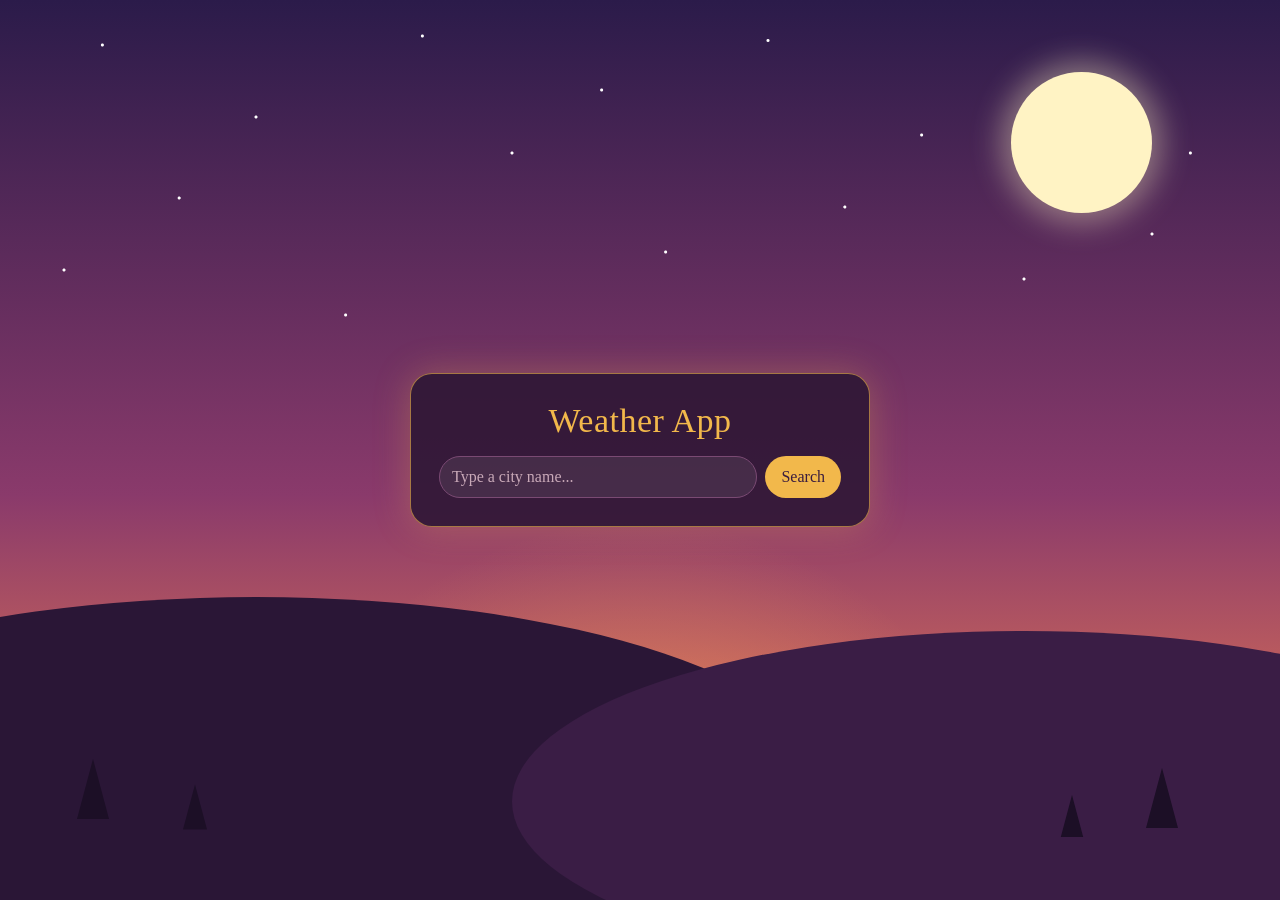
<file: index.html>
<!DOCTYPE html>
<html lang="en">
<head>
  <meta charset="UTF-8">
  <meta name="viewport" content="width=device-width, initial-scale=1.0">
  <title>Weather App</title>
  <link rel="stylesheet" href="style.css">
</head>
<body>
  <div class="scene" aria-hidden="true">
    <div class="stars"></div>
    <div class="moon"></div>
    <div class="glow"></div>
    <div class="hill h1"></div>
    <div class="hill h2"></div>
    <div class="tree t1"></div>
    <div class="tree t2"></div>
    <div class="tree t3"></div>
    <div class="tree t4"></div>
  </div>

  <main class="app">
    <div class="card">
      <h1 class="title">Weather App</h1>
      <form class="search" id="search-form">
        <input type="text" id="city-input" placeholder="Type a city name..." aria-label="City name" autocomplete="off">
        <button type="submit">Search</button>
      </form>

      <p class="message" id="message" role="status" hidden></p>

      <div class="result" id="result" hidden>
        <div class="city" id="city"></div>
        <div class="time" id="time"></div>
        <div class="now">
          <img class="icon" id="icon" alt="" width="64" height="64">
          <div class="temp" id="temp"></div>
        </div>
        <div class="desc" id="desc"></div>
        <div class="details">
          <div><span>Feels like</span><b id="feels"></b></div>
          <div><span>Humidity</span><b id="humidity"></b></div>
          <div><span>Wind</span><b id="wind"></b></div>
        </div>
      </div>
    </div>
  </main>

  <script src="script.js"></script>
</body>
</html>
</file>
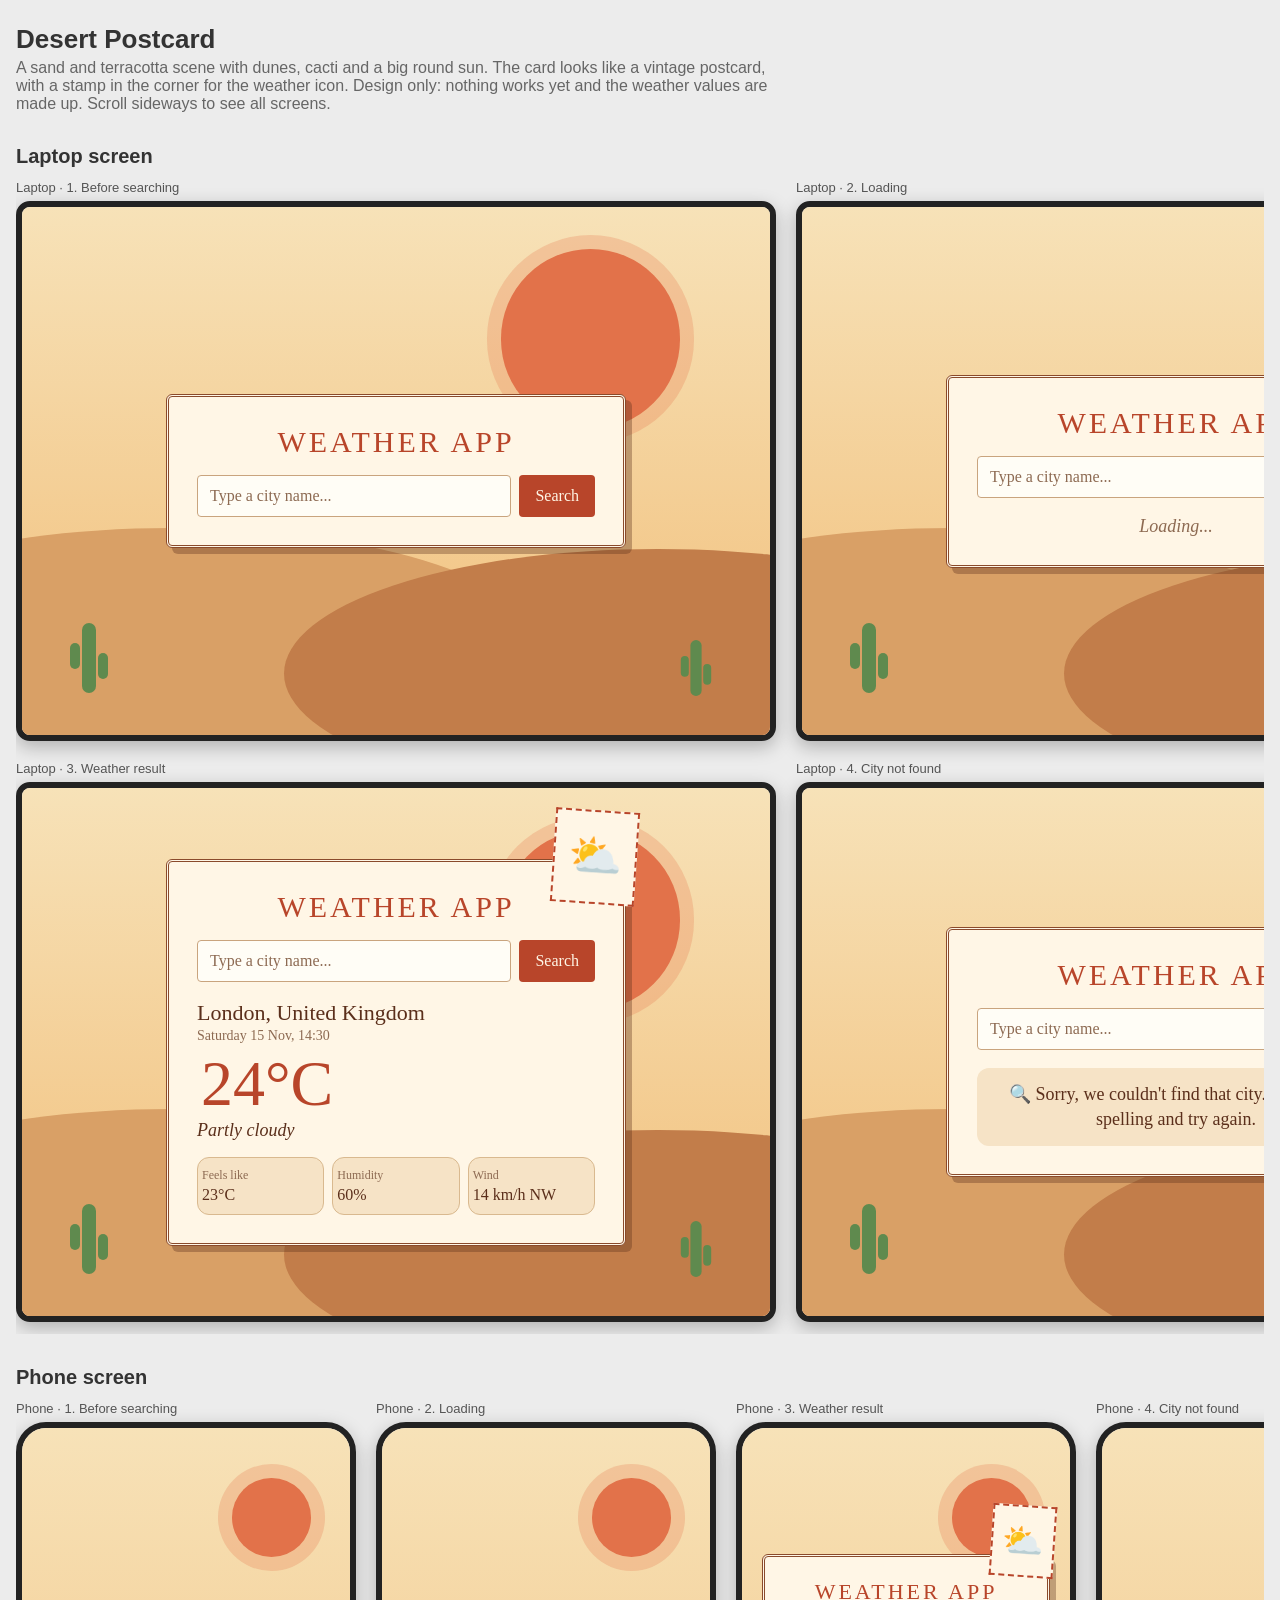
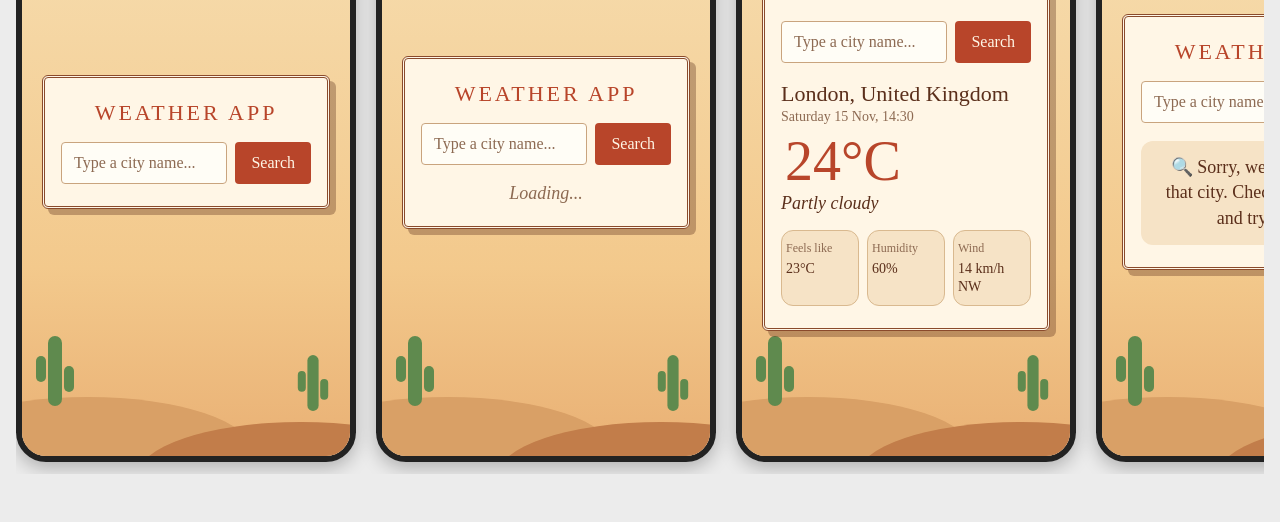
<file: mockups/desert-postcard.html>
<!DOCTYPE html>
<html lang="en">
<head>
<meta charset="UTF-8">
<meta name="viewport" content="width=device-width, initial-scale=1.0">
<title>Mockup: Desert Postcard</title>
<style>
*{box-sizing:border-box}
body{margin:0;background:#ececec;font-family:Arial,Helvetica,sans-serif;color:#333}
.board{padding:24px 16px 48px}
.board h1{margin:0 0 4px;font-size:26px}
.board p.note{margin:0 0 24px;color:#666;max-width:760px}
.board h2.sec{margin:32px 0 12px;font-size:20px}
.wrap{overflow-x:auto;padding-bottom:12px}
.grid{display:flex;flex-wrap:wrap;gap:20px}
.laptopgrid{width:1560px}
.phonegrid{width:1440px;flex-wrap:nowrap}
.frame figcaption{font-size:13px;color:#555;margin-bottom:6px}
.frame{margin:0}
.screen{position:relative;overflow:hidden;border:6px solid #222;box-shadow:0 6px 18px rgba(0,0,0,.25)}
.screen.laptop{width:760px;height:540px;border-radius:14px}
.screen.phone{width:340px;height:640px;border-radius:30px}
.scene{position:absolute;inset:0}
.scene *{position:absolute}
.app{position:absolute;inset:0;display:flex;align-items:center;justify-content:center;padding:20px}
.card{position:relative;background:var(--card-bg);color:var(--fg);border:var(--border);border-radius:var(--radius);box-shadow:var(--shadow);text-align:center;font-family:var(--font)}
.laptop .card{width:460px;padding:28px}
.phone .card{width:100%;padding:22px 16px}
.title{margin:0 0 16px;font-weight:normal;color:var(--accent);letter-spacing:.5px}
.laptop .title{font-size:34px}.phone .title{font-size:28px}
.search{display:flex;gap:8px}
.search input{flex:1;min-width:0;padding:11px 12px;font:inherit;font-size:16px;border:1px solid var(--line);border-radius:var(--ibtn-radius);background:var(--input-bg);color:var(--fg)}
.search input::placeholder{color:var(--muted)}
.search button{padding:11px 16px;font:inherit;font-size:16px;border:0;border-radius:var(--ibtn-radius);background:var(--accent);color:var(--btn-fg);cursor:pointer}
.status{margin:18px 0 0;font-size:18px}
.loading{color:var(--muted);font-style:italic}
.notfound{background:var(--soft);border-radius:12px;padding:14px;line-height:1.4}
.result{margin-top:18px}
.city{font-size:22px}
.time{font-size:14px;color:var(--muted);margin-top:2px}
.now{display:flex;align-items:center;justify-content:center;gap:10px;margin-top:8px}
.icon{font-size:56px;line-height:1}
.temp{font-size:64px;line-height:1;color:var(--accent)}
.phone .temp{font-size:56px}
.desc{font-size:18px;margin-top:4px;font-style:italic}
.details{display:grid;grid-template-columns:repeat(3,1fr);gap:8px;margin-top:16px}
.details div{background:var(--soft);border-radius:12px;padding:10px 4px}
.details span{display:block;font-size:12px;color:var(--muted);margin-bottom:3px}
.details b{font-weight:normal;font-size:16px}
.phone .details b{font-size:14px}

.screen{--card-bg:#fff6e6;--fg:#5b2f1b;--accent:#b8452a;--muted:#8d6a52;--btn-fg:#fff6e6;--border:3px double #8a4a2b;--radius:6px;--shadow:6px 6px 0 rgba(91,47,27,.35);--font:Georgia,'Times New Roman',serif;--line:#c9a47e;--input-bg:#fffdf6;--soft:#f6e3c6;--ibtn-radius:4px}
.scene{background:linear-gradient(#f7e2b8 0%,#f3c98c 70%,#e9b074 100%)}
.sun{right:12%;top:8%;width:24%;aspect-ratio:1;border-radius:50%;background:#e2724a;box-shadow:0 0 0 14px rgba(226,114,74,.25)}
.dune{border-radius:50%}
.d1{width:100%;aspect-ratio:3/1;left:-30%;bottom:-8%;background:#d9a066}
.d2{width:100%;aspect-ratio:3/1;right:-35%;bottom:-12%;background:#c27d4a}
.cactus{width:14px;height:70px;background:#5f8a4e;border-radius:8px}
.cactus::before,.cactus::after{content:"";position:absolute;width:10px;height:26px;background:#5f8a4e;border-radius:6px;top:20px}
.cactus::before{left:-12px}.cactus::after{right:-12px;top:30px}
.k1{left:8%;bottom:8%}.k2{right:9%;bottom:6%;transform:scale(.8)}
.card .icon{position:absolute;top:-52px;right:-14px;width:84px;height:94px;display:flex;align-items:center;justify-content:center;font-size:44px;background:#fff6e6;border:2px dashed #b8452a;transform:rotate(4deg)}
.now{justify-content:flex-start;padding-left:4px}
.phone .card .icon{width:64px;height:72px;font-size:34px;top:-52px;right:-8px}
.title{text-transform:uppercase;letter-spacing:3px;font-size:26px}
.laptop .title{font-size:30px}.phone .title{font-size:22px}
.result,.now,.desc,.city,.time{text-align:left}
.details div{border:1px solid #d9b98f}
</style>
</head>
<body>
<div class="board">
<h1>Desert Postcard</h1>
<p class="note">A sand and terracotta scene with dunes, cacti and a big round sun. The card looks like a vintage postcard, with a stamp in the corner for the weather icon. Design only: nothing works yet and the weather values are made up. Scroll sideways to see all screens.</p>
<h2 class="sec">Laptop screen</h2>
<div class="wrap"><div class="grid laptopgrid"><figure class="frame"><figcaption>Laptop · 1. Before searching</figcaption><div class="screen laptop"><div class="scene"><i class="sun"></i><i class="dune d1"></i><i class="dune d2"></i><i class="cactus k1"></i><i class="cactus k2"></i></div><div class="app"><div class="card"><h2 class="title">Weather App</h2><div class="search"><input type="text" placeholder="Type a city name..." readonly><button type="button">Search</button></div></div></div></div></figure><figure class="frame"><figcaption>Laptop · 2. Loading</figcaption><div class="screen laptop"><div class="scene"><i class="sun"></i><i class="dune d1"></i><i class="dune d2"></i><i class="cactus k1"></i><i class="cactus k2"></i></div><div class="app"><div class="card"><h2 class="title">Weather App</h2><div class="search"><input type="text" placeholder="Type a city name..." readonly><button type="button">Search</button></div><p class="status loading">Loading...</p></div></div></div></figure><figure class="frame"><figcaption>Laptop · 3. Weather result</figcaption><div class="screen laptop"><div class="scene"><i class="sun"></i><i class="dune d1"></i><i class="dune d2"></i><i class="cactus k1"></i><i class="cactus k2"></i></div><div class="app"><div class="card"><h2 class="title">Weather App</h2><div class="search"><input type="text" placeholder="Type a city name..." readonly><button type="button">Search</button></div><div class="result"><div class="city">London, United Kingdom</div><div class="time">Saturday 15 Nov, 14:30</div><div class="now"><div class="icon">⛅</div><div class="temp">24°C</div></div><div class="desc">Partly cloudy</div><div class="details"><div><span>Feels like</span><b>23°C</b></div><div><span>Humidity</span><b>60%</b></div><div><span>Wind</span><b>14 km/h NW</b></div></div></div></div></div></div></figure><figure class="frame"><figcaption>Laptop · 4. City not found</figcaption><div class="screen laptop"><div class="scene"><i class="sun"></i><i class="dune d1"></i><i class="dune d2"></i><i class="cactus k1"></i><i class="cactus k2"></i></div><div class="app"><div class="card"><h2 class="title">Weather App</h2><div class="search"><input type="text" placeholder="Type a city name..." readonly><button type="button">Search</button></div><p class="status notfound">🔍 Sorry, we couldn't find that city. Check the spelling and try again.</p></div></div></div></figure></div></div>
<h2 class="sec">Phone screen</h2>
<div class="wrap"><div class="grid phonegrid"><figure class="frame"><figcaption>Phone · 1. Before searching</figcaption><div class="screen phone"><div class="scene"><i class="sun"></i><i class="dune d1"></i><i class="dune d2"></i><i class="cactus k1"></i><i class="cactus k2"></i></div><div class="app"><div class="card"><h2 class="title">Weather App</h2><div class="search"><input type="text" placeholder="Type a city name..." readonly><button type="button">Search</button></div></div></div></div></figure><figure class="frame"><figcaption>Phone · 2. Loading</figcaption><div class="screen phone"><div class="scene"><i class="sun"></i><i class="dune d1"></i><i class="dune d2"></i><i class="cactus k1"></i><i class="cactus k2"></i></div><div class="app"><div class="card"><h2 class="title">Weather App</h2><div class="search"><input type="text" placeholder="Type a city name..." readonly><button type="button">Search</button></div><p class="status loading">Loading...</p></div></div></div></figure><figure class="frame"><figcaption>Phone · 3. Weather result</figcaption><div class="screen phone"><div class="scene"><i class="sun"></i><i class="dune d1"></i><i class="dune d2"></i><i class="cactus k1"></i><i class="cactus k2"></i></div><div class="app"><div class="card"><h2 class="title">Weather App</h2><div class="search"><input type="text" placeholder="Type a city name..." readonly><button type="button">Search</button></div><div class="result"><div class="city">London, United Kingdom</div><div class="time">Saturday 15 Nov, 14:30</div><div class="now"><div class="icon">⛅</div><div class="temp">24°C</div></div><div class="desc">Partly cloudy</div><div class="details"><div><span>Feels like</span><b>23°C</b></div><div><span>Humidity</span><b>60%</b></div><div><span>Wind</span><b>14 km/h NW</b></div></div></div></div></div></div></figure><figure class="frame"><figcaption>Phone · 4. City not found</figcaption><div class="screen phone"><div class="scene"><i class="sun"></i><i class="dune d1"></i><i class="dune d2"></i><i class="cactus k1"></i><i class="cactus k2"></i></div><div class="app"><div class="card"><h2 class="title">Weather App</h2><div class="search"><input type="text" placeholder="Type a city name..." readonly><button type="button">Search</button></div><p class="status notfound">🔍 Sorry, we couldn't find that city. Check the spelling and try again.</p></div></div></div></figure></div></div>
</div>
</body>
</html>
</file>
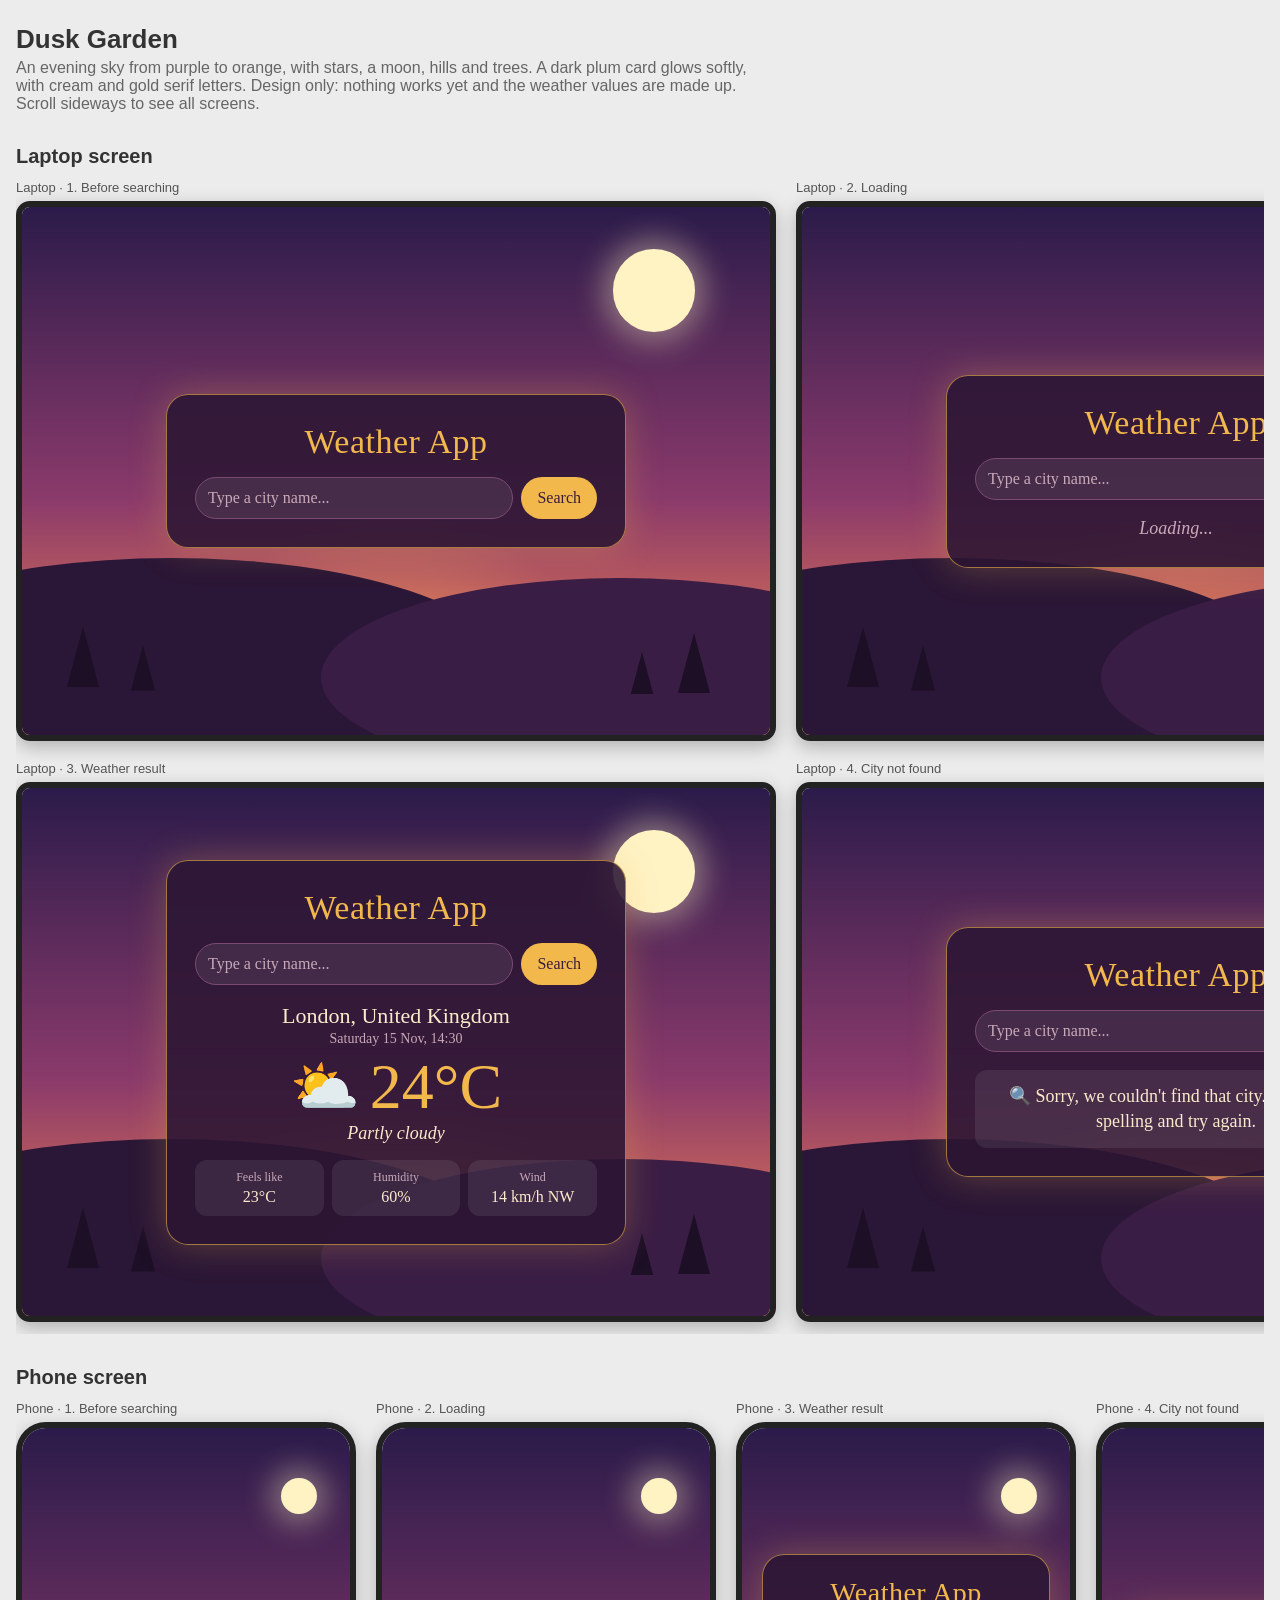
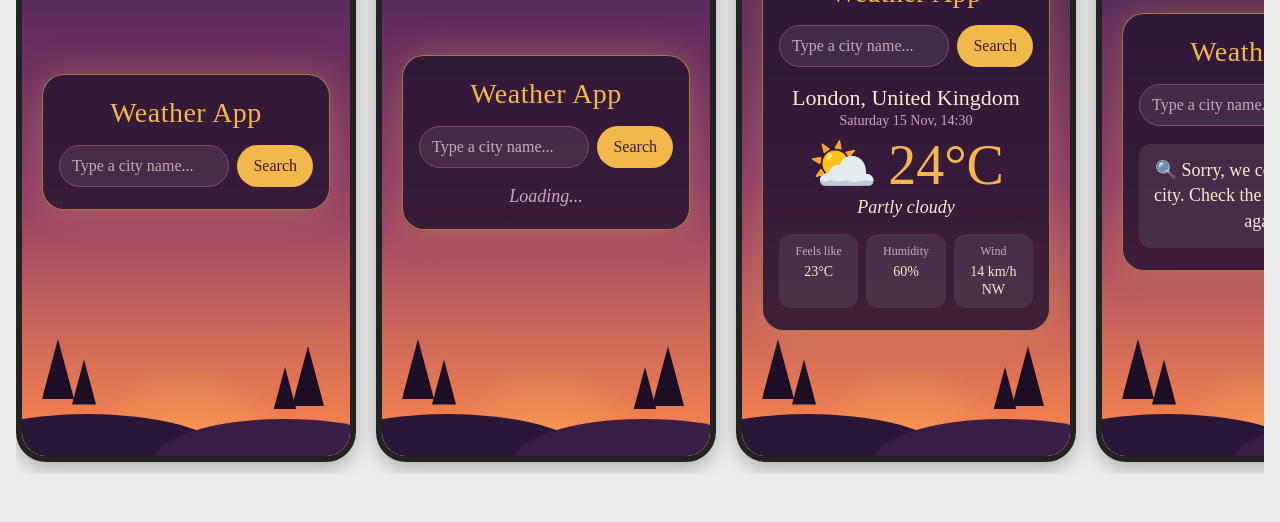
<file: mockups/dusk-garden.html>
<!DOCTYPE html>
<html lang="en">
<head>
<meta charset="UTF-8">
<meta name="viewport" content="width=device-width, initial-scale=1.0">
<title>Mockup: Dusk Garden</title>
<style>
*{box-sizing:border-box}
body{margin:0;background:#ececec;font-family:Arial,Helvetica,sans-serif;color:#333}
.board{padding:24px 16px 48px}
.board h1{margin:0 0 4px;font-size:26px}
.board p.note{margin:0 0 24px;color:#666;max-width:760px}
.board h2.sec{margin:32px 0 12px;font-size:20px}
.wrap{overflow-x:auto;padding-bottom:12px}
.grid{display:flex;flex-wrap:wrap;gap:20px}
.laptopgrid{width:1560px}
.phonegrid{width:1440px;flex-wrap:nowrap}
.frame figcaption{font-size:13px;color:#555;margin-bottom:6px}
.frame{margin:0}
.screen{position:relative;overflow:hidden;border:6px solid #222;box-shadow:0 6px 18px rgba(0,0,0,.25)}
.screen.laptop{width:760px;height:540px;border-radius:14px}
.screen.phone{width:340px;height:640px;border-radius:30px}
.scene{position:absolute;inset:0}
.scene *{position:absolute}
.app{position:absolute;inset:0;display:flex;align-items:center;justify-content:center;padding:20px}
.card{position:relative;background:var(--card-bg);color:var(--fg);border:var(--border);border-radius:var(--radius);box-shadow:var(--shadow);text-align:center;font-family:var(--font)}
.laptop .card{width:460px;padding:28px}
.phone .card{width:100%;padding:22px 16px}
.title{margin:0 0 16px;font-weight:normal;color:var(--accent);letter-spacing:.5px}
.laptop .title{font-size:34px}.phone .title{font-size:28px}
.search{display:flex;gap:8px}
.search input{flex:1;min-width:0;padding:11px 12px;font:inherit;font-size:16px;border:1px solid var(--line);border-radius:var(--ibtn-radius);background:var(--input-bg);color:var(--fg)}
.search input::placeholder{color:var(--muted)}
.search button{padding:11px 16px;font:inherit;font-size:16px;border:0;border-radius:var(--ibtn-radius);background:var(--accent);color:var(--btn-fg);cursor:pointer}
.status{margin:18px 0 0;font-size:18px}
.loading{color:var(--muted);font-style:italic}
.notfound{background:var(--soft);border-radius:12px;padding:14px;line-height:1.4}
.result{margin-top:18px}
.city{font-size:22px}
.time{font-size:14px;color:var(--muted);margin-top:2px}
.now{display:flex;align-items:center;justify-content:center;gap:10px;margin-top:8px}
.icon{font-size:56px;line-height:1}
.temp{font-size:64px;line-height:1;color:var(--accent)}
.phone .temp{font-size:56px}
.desc{font-size:18px;margin-top:4px;font-style:italic}
.details{display:grid;grid-template-columns:repeat(3,1fr);gap:8px;margin-top:16px}
.details div{background:var(--soft);border-radius:12px;padding:10px 4px}
.details span{display:block;font-size:12px;color:var(--muted);margin-bottom:3px}
.details b{font-weight:normal;font-size:16px}
.phone .details b{font-size:14px}

.screen{--card-bg:rgba(44,22,52,.88);--fg:#fbeacb;--accent:#f2b84b;--muted:#c9a9b8;--btn-fg:#3a1c3f;--border:1px solid rgba(242,184,75,.6);--radius:22px;--shadow:0 0 36px rgba(242,184,75,.28);--font:Georgia,'Times New Roman',serif;--line:#7a4a73;--input-bg:rgba(255,255,255,.08);--soft:rgba(255,255,255,.08);--ibtn-radius:999px}
.scene{background:linear-gradient(#2b1b4a 0%,#8a3a6b 55%,#ff8a4c 100%)}
.stars{left:0;top:0;width:3px;height:3px;border-radius:50%;box-shadow:8% 10% 0 0 #fff,20% 22% 0 0 #fff,33% 8% 0 0 #fff,47% 18% 0 0 #fff,60% 7% 0 0 #fff,72% 24% 0 0 #fff,85% 12% 0 0 #fff,93% 28% 0 0 #fff,14% 35% 0 0 #fff,40% 30% 0 0 #fff,66% 38% 0 0 #fff,90% 45% 0 0 #fff,5% 48% 0 0 #fff,52% 42% 0 0 #fff}
.moon{right:10%;top:8%;width:11%;aspect-ratio:1;border-radius:50%;background:#fff3c4;box-shadow:0 0 30px 10px rgba(255,243,196,.4)}
.hill{border-radius:50%;background:#2a1636}
.h1{width:90%;aspect-ratio:3/1;left:-25%;bottom:-9%}
.h2{width:80%;aspect-ratio:3/1;right:-20%;bottom:-8%;background:#3a1d45}
.tree{width:0;height:0;border-left:16px solid transparent;border-right:16px solid transparent;border-bottom:60px solid #1c0f26}
.t1{left:6%;bottom:9%}.t2{left:14%;bottom:7%;transform:scale(.75)}.t3{right:8%;bottom:8%}.t4{right:15%;bottom:6%;transform:scale(.7)}
.glow{left:50%;bottom:0;width:60%;aspect-ratio:2/1;transform:translateX(-50%);border-radius:50% 50% 0 0;background:radial-gradient(ellipse at bottom,rgba(255,170,90,.6),transparent 70%)}
</style>
</head>
<body>
<div class="board">
<h1>Dusk Garden</h1>
<p class="note">An evening sky from purple to orange, with stars, a moon, hills and trees. A dark plum card glows softly, with cream and gold serif letters. Design only: nothing works yet and the weather values are made up. Scroll sideways to see all screens.</p>
<h2 class="sec">Laptop screen</h2>
<div class="wrap"><div class="grid laptopgrid"><figure class="frame"><figcaption>Laptop · 1. Before searching</figcaption><div class="screen laptop"><div class="scene"><i class="stars"></i><i class="moon"></i><i class="glow"></i><i class="hill h1"></i><i class="hill h2"></i><i class="tree t1"></i><i class="tree t2"></i><i class="tree t3"></i><i class="tree t4"></i></div><div class="app"><div class="card"><h2 class="title">Weather App</h2><div class="search"><input type="text" placeholder="Type a city name..." readonly><button type="button">Search</button></div></div></div></div></figure><figure class="frame"><figcaption>Laptop · 2. Loading</figcaption><div class="screen laptop"><div class="scene"><i class="stars"></i><i class="moon"></i><i class="glow"></i><i class="hill h1"></i><i class="hill h2"></i><i class="tree t1"></i><i class="tree t2"></i><i class="tree t3"></i><i class="tree t4"></i></div><div class="app"><div class="card"><h2 class="title">Weather App</h2><div class="search"><input type="text" placeholder="Type a city name..." readonly><button type="button">Search</button></div><p class="status loading">Loading...</p></div></div></div></figure><figure class="frame"><figcaption>Laptop · 3. Weather result</figcaption><div class="screen laptop"><div class="scene"><i class="stars"></i><i class="moon"></i><i class="glow"></i><i class="hill h1"></i><i class="hill h2"></i><i class="tree t1"></i><i class="tree t2"></i><i class="tree t3"></i><i class="tree t4"></i></div><div class="app"><div class="card"><h2 class="title">Weather App</h2><div class="search"><input type="text" placeholder="Type a city name..." readonly><button type="button">Search</button></div><div class="result"><div class="city">London, United Kingdom</div><div class="time">Saturday 15 Nov, 14:30</div><div class="now"><div class="icon">⛅</div><div class="temp">24°C</div></div><div class="desc">Partly cloudy</div><div class="details"><div><span>Feels like</span><b>23°C</b></div><div><span>Humidity</span><b>60%</b></div><div><span>Wind</span><b>14 km/h NW</b></div></div></div></div></div></div></figure><figure class="frame"><figcaption>Laptop · 4. City not found</figcaption><div class="screen laptop"><div class="scene"><i class="stars"></i><i class="moon"></i><i class="glow"></i><i class="hill h1"></i><i class="hill h2"></i><i class="tree t1"></i><i class="tree t2"></i><i class="tree t3"></i><i class="tree t4"></i></div><div class="app"><div class="card"><h2 class="title">Weather App</h2><div class="search"><input type="text" placeholder="Type a city name..." readonly><button type="button">Search</button></div><p class="status notfound">🔍 Sorry, we couldn't find that city. Check the spelling and try again.</p></div></div></div></figure></div></div>
<h2 class="sec">Phone screen</h2>
<div class="wrap"><div class="grid phonegrid"><figure class="frame"><figcaption>Phone · 1. Before searching</figcaption><div class="screen phone"><div class="scene"><i class="stars"></i><i class="moon"></i><i class="glow"></i><i class="hill h1"></i><i class="hill h2"></i><i class="tree t1"></i><i class="tree t2"></i><i class="tree t3"></i><i class="tree t4"></i></div><div class="app"><div class="card"><h2 class="title">Weather App</h2><div class="search"><input type="text" placeholder="Type a city name..." readonly><button type="button">Search</button></div></div></div></div></figure><figure class="frame"><figcaption>Phone · 2. Loading</figcaption><div class="screen phone"><div class="scene"><i class="stars"></i><i class="moon"></i><i class="glow"></i><i class="hill h1"></i><i class="hill h2"></i><i class="tree t1"></i><i class="tree t2"></i><i class="tree t3"></i><i class="tree t4"></i></div><div class="app"><div class="card"><h2 class="title">Weather App</h2><div class="search"><input type="text" placeholder="Type a city name..." readonly><button type="button">Search</button></div><p class="status loading">Loading...</p></div></div></div></figure><figure class="frame"><figcaption>Phone · 3. Weather result</figcaption><div class="screen phone"><div class="scene"><i class="stars"></i><i class="moon"></i><i class="glow"></i><i class="hill h1"></i><i class="hill h2"></i><i class="tree t1"></i><i class="tree t2"></i><i class="tree t3"></i><i class="tree t4"></i></div><div class="app"><div class="card"><h2 class="title">Weather App</h2><div class="search"><input type="text" placeholder="Type a city name..." readonly><button type="button">Search</button></div><div class="result"><div class="city">London, United Kingdom</div><div class="time">Saturday 15 Nov, 14:30</div><div class="now"><div class="icon">⛅</div><div class="temp">24°C</div></div><div class="desc">Partly cloudy</div><div class="details"><div><span>Feels like</span><b>23°C</b></div><div><span>Humidity</span><b>60%</b></div><div><span>Wind</span><b>14 km/h NW</b></div></div></div></div></div></div></figure><figure class="frame"><figcaption>Phone · 4. City not found</figcaption><div class="screen phone"><div class="scene"><i class="stars"></i><i class="moon"></i><i class="glow"></i><i class="hill h1"></i><i class="hill h2"></i><i class="tree t1"></i><i class="tree t2"></i><i class="tree t3"></i><i class="tree t4"></i></div><div class="app"><div class="card"><h2 class="title">Weather App</h2><div class="search"><input type="text" placeholder="Type a city name..." readonly><button type="button">Search</button></div><p class="status notfound">🔍 Sorry, we couldn't find that city. Check the spelling and try again.</p></div></div></div></figure></div></div>
</div>
</body>
</html>
</file>
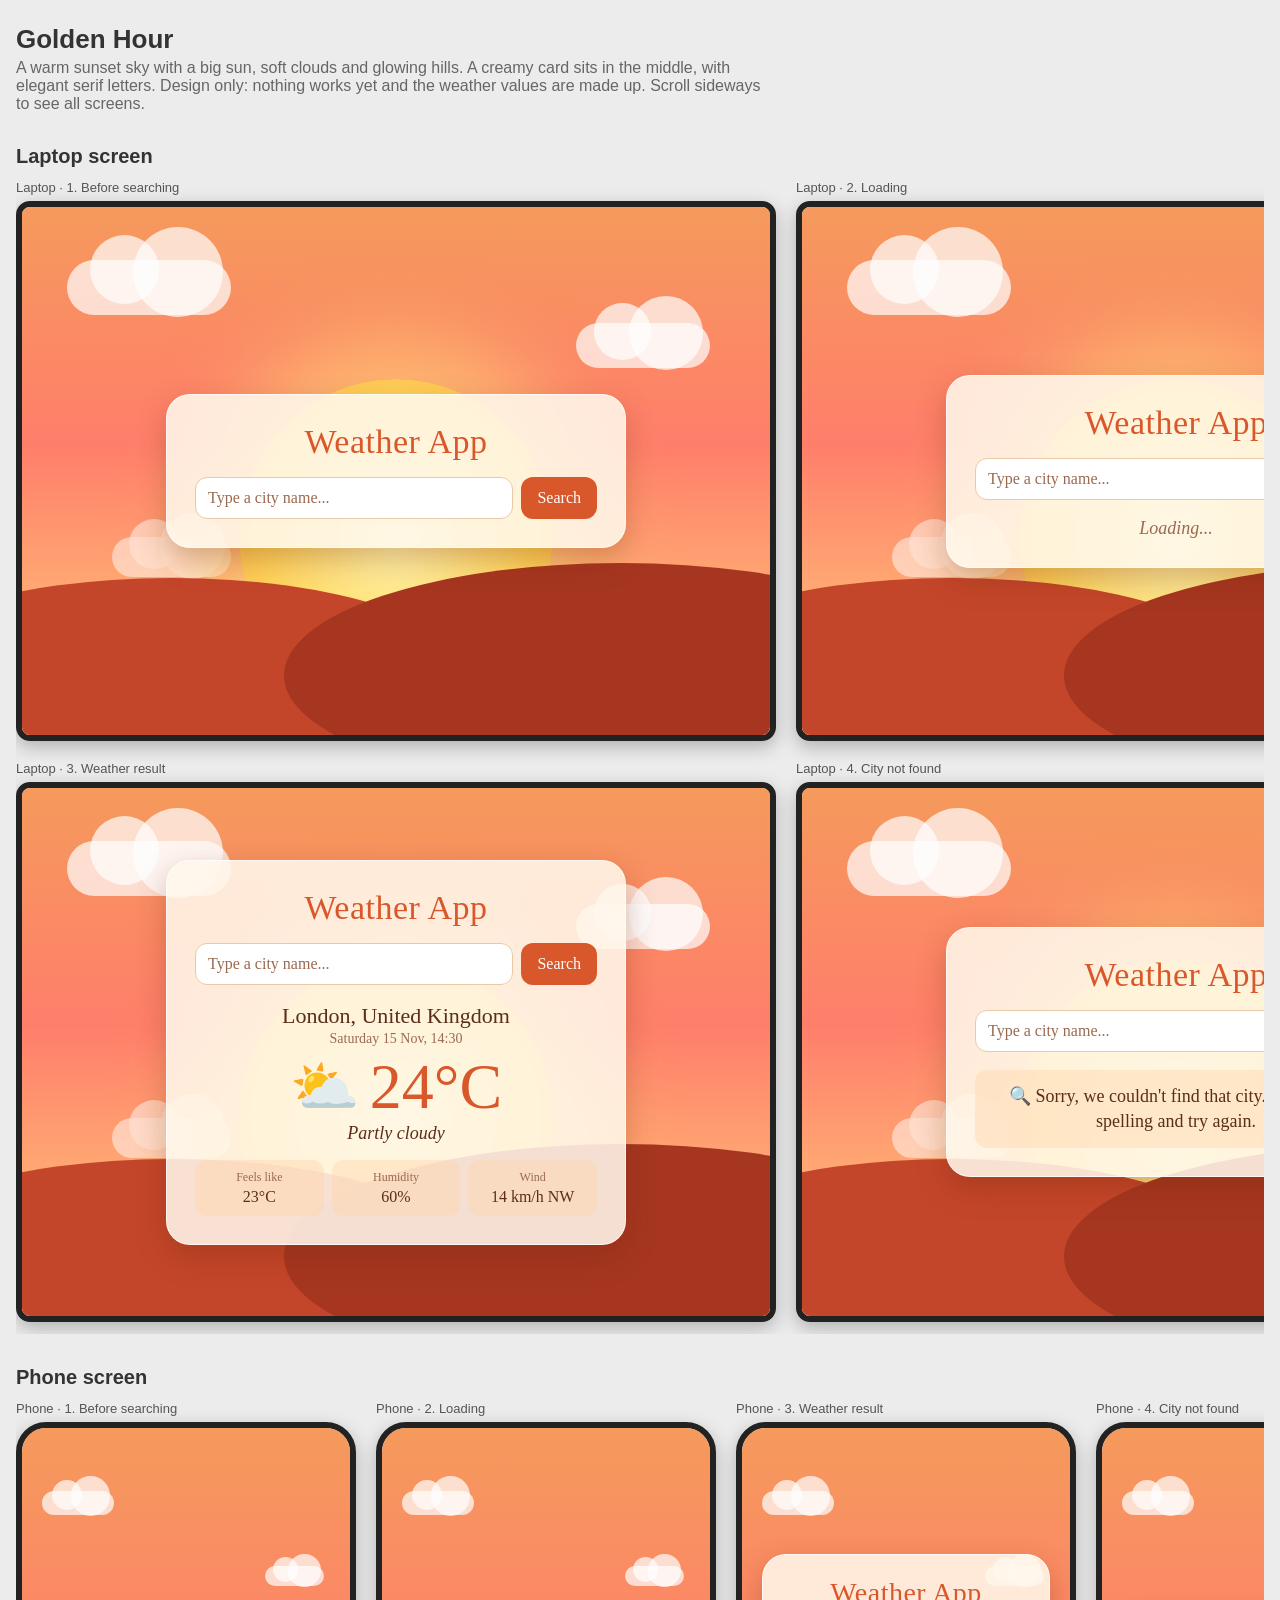
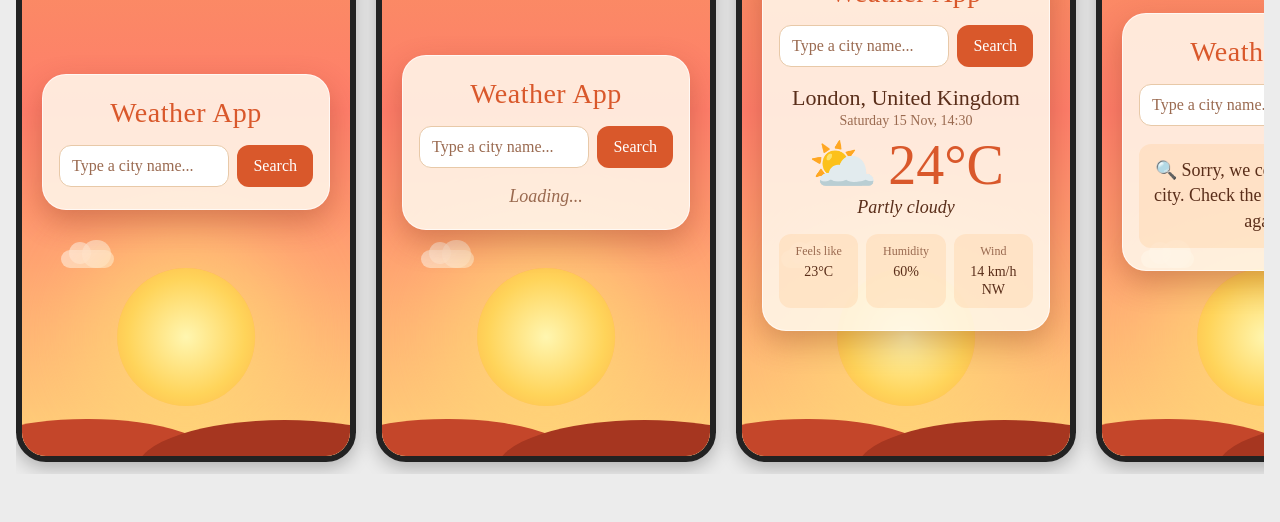
<file: mockups/golden-hour.html>
<!DOCTYPE html>
<html lang="en">
<head>
<meta charset="UTF-8">
<meta name="viewport" content="width=device-width, initial-scale=1.0">
<title>Mockup: Golden Hour</title>
<style>
*{box-sizing:border-box}
body{margin:0;background:#ececec;font-family:Arial,Helvetica,sans-serif;color:#333}
.board{padding:24px 16px 48px}
.board h1{margin:0 0 4px;font-size:26px}
.board p.note{margin:0 0 24px;color:#666;max-width:760px}
.board h2.sec{margin:32px 0 12px;font-size:20px}
.wrap{overflow-x:auto;padding-bottom:12px}
.grid{display:flex;flex-wrap:wrap;gap:20px}
.laptopgrid{width:1560px}
.phonegrid{width:1440px;flex-wrap:nowrap}
.frame figcaption{font-size:13px;color:#555;margin-bottom:6px}
.frame{margin:0}
.screen{position:relative;overflow:hidden;border:6px solid #222;box-shadow:0 6px 18px rgba(0,0,0,.25)}
.screen.laptop{width:760px;height:540px;border-radius:14px}
.screen.phone{width:340px;height:640px;border-radius:30px}
.scene{position:absolute;inset:0}
.scene *{position:absolute}
.app{position:absolute;inset:0;display:flex;align-items:center;justify-content:center;padding:20px}
.card{position:relative;background:var(--card-bg);color:var(--fg);border:var(--border);border-radius:var(--radius);box-shadow:var(--shadow);text-align:center;font-family:var(--font)}
.laptop .card{width:460px;padding:28px}
.phone .card{width:100%;padding:22px 16px}
.title{margin:0 0 16px;font-weight:normal;color:var(--accent);letter-spacing:.5px}
.laptop .title{font-size:34px}.phone .title{font-size:28px}
.search{display:flex;gap:8px}
.search input{flex:1;min-width:0;padding:11px 12px;font:inherit;font-size:16px;border:1px solid var(--line);border-radius:var(--ibtn-radius);background:var(--input-bg);color:var(--fg)}
.search input::placeholder{color:var(--muted)}
.search button{padding:11px 16px;font:inherit;font-size:16px;border:0;border-radius:var(--ibtn-radius);background:var(--accent);color:var(--btn-fg);cursor:pointer}
.status{margin:18px 0 0;font-size:18px}
.loading{color:var(--muted);font-style:italic}
.notfound{background:var(--soft);border-radius:12px;padding:14px;line-height:1.4}
.result{margin-top:18px}
.city{font-size:22px}
.time{font-size:14px;color:var(--muted);margin-top:2px}
.now{display:flex;align-items:center;justify-content:center;gap:10px;margin-top:8px}
.icon{font-size:56px;line-height:1}
.temp{font-size:64px;line-height:1;color:var(--accent)}
.phone .temp{font-size:56px}
.desc{font-size:18px;margin-top:4px;font-style:italic}
.details{display:grid;grid-template-columns:repeat(3,1fr);gap:8px;margin-top:16px}
.details div{background:var(--soft);border-radius:12px;padding:10px 4px}
.details span{display:block;font-size:12px;color:var(--muted);margin-bottom:3px}
.details b{font-weight:normal;font-size:16px}
.phone .details b{font-size:14px}

.screen{--card-bg:rgba(255,248,235,.88);--fg:#5a2e1a;--accent:#d9582b;--muted:#9a6a50;--btn-fg:#fff;--border:1px solid rgba(255,255,255,.7);--radius:24px;--shadow:0 12px 30px rgba(120,40,10,.3);--font:Georgia,'Times New Roman',serif;--line:#e8c9a8;--input-bg:#fff;--soft:rgba(255,214,170,.45);--ibtn-radius:12px}
.scene{background:linear-gradient(#f59a5c 0%,#ff7e6b 45%,#ffd27a 100%)}
.sun{left:50%;bottom:8%;width:42%;aspect-ratio:1;transform:translateX(-50%);border-radius:50%;background:radial-gradient(circle,#fff6b0 0%,#ffd45a 60%,#ffb347 100%);box-shadow:0 0 80px 40px rgba(255,220,120,.6)}
.cloud{aspect-ratio:3/1;background:rgba(255,255,255,.7);border-radius:999px}
.cloud::before,.cloud::after{content:"";position:absolute;background:inherit;border-radius:50%}
.cloud::before{width:42%;aspect-ratio:1;left:14%;top:-45%}
.cloud::after{width:55%;aspect-ratio:1;left:40%;top:-60%}
.c1{width:22%;left:6%;top:10%}.c2{width:18%;right:8%;top:22%}.c3{width:16%;left:12%;bottom:30%;opacity:.7}
.hill{border-radius:50%;background:#c4462a}
.h1{width:80%;aspect-ratio:3/1;left:-20%;bottom:-8%}
.h2{width:90%;aspect-ratio:3/1;right:-25%;bottom:-10%;background:#a63620}
</style>
</head>
<body>
<div class="board">
<h1>Golden Hour</h1>
<p class="note">A warm sunset sky with a big sun, soft clouds and glowing hills. A creamy card sits in the middle, with elegant serif letters. Design only: nothing works yet and the weather values are made up. Scroll sideways to see all screens.</p>
<h2 class="sec">Laptop screen</h2>
<div class="wrap"><div class="grid laptopgrid"><figure class="frame"><figcaption>Laptop · 1. Before searching</figcaption><div class="screen laptop"><div class="scene"><i class="cloud c1"></i><i class="cloud c2"></i><i class="cloud c3"></i><i class="sun"></i><i class="hill h1"></i><i class="hill h2"></i></div><div class="app"><div class="card"><h2 class="title">Weather App</h2><div class="search"><input type="text" placeholder="Type a city name..." readonly><button type="button">Search</button></div></div></div></div></figure><figure class="frame"><figcaption>Laptop · 2. Loading</figcaption><div class="screen laptop"><div class="scene"><i class="cloud c1"></i><i class="cloud c2"></i><i class="cloud c3"></i><i class="sun"></i><i class="hill h1"></i><i class="hill h2"></i></div><div class="app"><div class="card"><h2 class="title">Weather App</h2><div class="search"><input type="text" placeholder="Type a city name..." readonly><button type="button">Search</button></div><p class="status loading">Loading...</p></div></div></div></figure><figure class="frame"><figcaption>Laptop · 3. Weather result</figcaption><div class="screen laptop"><div class="scene"><i class="cloud c1"></i><i class="cloud c2"></i><i class="cloud c3"></i><i class="sun"></i><i class="hill h1"></i><i class="hill h2"></i></div><div class="app"><div class="card"><h2 class="title">Weather App</h2><div class="search"><input type="text" placeholder="Type a city name..." readonly><button type="button">Search</button></div><div class="result"><div class="city">London, United Kingdom</div><div class="time">Saturday 15 Nov, 14:30</div><div class="now"><div class="icon">⛅</div><div class="temp">24°C</div></div><div class="desc">Partly cloudy</div><div class="details"><div><span>Feels like</span><b>23°C</b></div><div><span>Humidity</span><b>60%</b></div><div><span>Wind</span><b>14 km/h NW</b></div></div></div></div></div></div></figure><figure class="frame"><figcaption>Laptop · 4. City not found</figcaption><div class="screen laptop"><div class="scene"><i class="cloud c1"></i><i class="cloud c2"></i><i class="cloud c3"></i><i class="sun"></i><i class="hill h1"></i><i class="hill h2"></i></div><div class="app"><div class="card"><h2 class="title">Weather App</h2><div class="search"><input type="text" placeholder="Type a city name..." readonly><button type="button">Search</button></div><p class="status notfound">🔍 Sorry, we couldn't find that city. Check the spelling and try again.</p></div></div></div></figure></div></div>
<h2 class="sec">Phone screen</h2>
<div class="wrap"><div class="grid phonegrid"><figure class="frame"><figcaption>Phone · 1. Before searching</figcaption><div class="screen phone"><div class="scene"><i class="cloud c1"></i><i class="cloud c2"></i><i class="cloud c3"></i><i class="sun"></i><i class="hill h1"></i><i class="hill h2"></i></div><div class="app"><div class="card"><h2 class="title">Weather App</h2><div class="search"><input type="text" placeholder="Type a city name..." readonly><button type="button">Search</button></div></div></div></div></figure><figure class="frame"><figcaption>Phone · 2. Loading</figcaption><div class="screen phone"><div class="scene"><i class="cloud c1"></i><i class="cloud c2"></i><i class="cloud c3"></i><i class="sun"></i><i class="hill h1"></i><i class="hill h2"></i></div><div class="app"><div class="card"><h2 class="title">Weather App</h2><div class="search"><input type="text" placeholder="Type a city name..." readonly><button type="button">Search</button></div><p class="status loading">Loading...</p></div></div></div></figure><figure class="frame"><figcaption>Phone · 3. Weather result</figcaption><div class="screen phone"><div class="scene"><i class="cloud c1"></i><i class="cloud c2"></i><i class="cloud c3"></i><i class="sun"></i><i class="hill h1"></i><i class="hill h2"></i></div><div class="app"><div class="card"><h2 class="title">Weather App</h2><div class="search"><input type="text" placeholder="Type a city name..." readonly><button type="button">Search</button></div><div class="result"><div class="city">London, United Kingdom</div><div class="time">Saturday 15 Nov, 14:30</div><div class="now"><div class="icon">⛅</div><div class="temp">24°C</div></div><div class="desc">Partly cloudy</div><div class="details"><div><span>Feels like</span><b>23°C</b></div><div><span>Humidity</span><b>60%</b></div><div><span>Wind</span><b>14 km/h NW</b></div></div></div></div></div></div></figure><figure class="frame"><figcaption>Phone · 4. City not found</figcaption><div class="screen phone"><div class="scene"><i class="cloud c1"></i><i class="cloud c2"></i><i class="cloud c3"></i><i class="sun"></i><i class="hill h1"></i><i class="hill h2"></i></div><div class="app"><div class="card"><h2 class="title">Weather App</h2><div class="search"><input type="text" placeholder="Type a city name..." readonly><button type="button">Search</button></div><p class="status notfound">🔍 Sorry, we couldn't find that city. Check the spelling and try again.</p></div></div></div></figure></div></div>
</div>
</body>
</html>
</file>
<file: style.css>
* { box-sizing: border-box; }

body {
  margin: 0;
  min-height: 100vh;
  background: #2b1b4a;
}

/* Evening sky and scenery */
.scene {
  position: fixed;
  inset: 0;
  overflow: hidden;
  background: linear-gradient(#2b1b4a 0%, #8a3a6b 55%, #ff8a4c 100%);
}
.scene * { position: absolute; }

.stars {
  left: 0;
  top: 0;
  width: 100%;
  height: 50%;
  background:
    radial-gradient(circle at 8% 10%, #fff 0, #fff 1px, transparent 2px),
    radial-gradient(circle at 20% 26%, #fff 0, #fff 1px, transparent 2px),
    radial-gradient(circle at 33% 8%, #fff 0, #fff 1px, transparent 2px),
    radial-gradient(circle at 47% 20%, #fff 0, #fff 1px, transparent 2px),
    radial-gradient(circle at 60% 9%, #fff 0, #fff 1px, transparent 2px),
    radial-gradient(circle at 72% 30%, #fff 0, #fff 1px, transparent 2px),
    radial-gradient(circle at 93% 34%, #fff 0, #fff 1px, transparent 2px),
    radial-gradient(circle at 14% 44%, #fff 0, #fff 1px, transparent 2px),
    radial-gradient(circle at 40% 34%, #fff 0, #fff 1px, transparent 2px),
    radial-gradient(circle at 66% 46%, #fff 0, #fff 1px, transparent 2px),
    radial-gradient(circle at 90% 52%, #fff 0, #fff 1px, transparent 2px),
    radial-gradient(circle at 5% 60%, #fff 0, #fff 1px, transparent 2px),
    radial-gradient(circle at 52% 56%, #fff 0, #fff 1px, transparent 2px),
    radial-gradient(circle at 27% 70%, #fff 0, #fff 1px, transparent 2px),
    radial-gradient(circle at 80% 62%, #fff 0, #fff 1px, transparent 2px);
}
.moon {
  right: 10%;
  top: 8%;
  width: 11%;
  aspect-ratio: 1;
  border-radius: 50%;
  background: #fff3c4;
  box-shadow: 0 0 30px 10px rgba(255, 243, 196, 0.4);
}
.glow {
  left: 50%;
  bottom: 0;
  width: 60%;
  aspect-ratio: 2 / 1;
  transform: translateX(-50%);
  border-radius: 50% 50% 0 0;
  background: radial-gradient(ellipse at bottom, rgba(255, 170, 90, 0.6), transparent 70%);
}
.hill { border-radius: 50%; background: #2a1636; }
.h1 { width: 90%; aspect-ratio: 3 / 1; left: -25%; bottom: -9%; }
.h2 { width: 80%; aspect-ratio: 3 / 1; right: -20%; bottom: -8%; background: #3a1d45; }
.tree {
  width: 0;
  height: 0;
  border-left: 16px solid transparent;
  border-right: 16px solid transparent;
  border-bottom: 60px solid #1c0f26;
}
.t1 { left: 6%; bottom: 9%; }
.t2 { left: 14%; bottom: 7%; transform: scale(0.75); }
.t3 { right: 8%; bottom: 8%; }
.t4 { right: 15%; bottom: 6%; transform: scale(0.7); }

/* Page content */
.app {
  position: relative;
  min-height: 100vh;
  display: flex;
  align-items: center;
  justify-content: center;
  padding: 20px;
}

.card {
  width: 100%;
  max-width: 460px;
  padding: 28px;
  text-align: center;
  font-family: Georgia, 'Times New Roman', serif;
  color: #fbeacb;
  background: rgba(44, 22, 52, 0.88);
  border: 1px solid rgba(242, 184, 75, 0.6);
  border-radius: 22px;
  box-shadow: 0 0 36px rgba(242, 184, 75, 0.28);
}

.title {
  margin: 0 0 16px;
  font-size: 34px;
  font-weight: normal;
  letter-spacing: 0.5px;
  color: #f2b84b;
}

.search { display: flex; gap: 8px; }

.search input {
  flex: 1;
  min-width: 0;
  padding: 11px 12px;
  font-family: inherit;
  font-size: 16px;
  color: #fbeacb;
  background: rgba(255, 255, 255, 0.08);
  border: 1px solid #7a4a73;
  border-radius: 999px;
}
.search input::placeholder { color: #c9a9b8; }

.search button {
  padding: 11px 16px;
  font-family: inherit;
  font-size: 16px;
  color: #3a1c3f;
  background: #f2b84b;
  border: 0;
  border-radius: 999px;
  cursor: pointer;
}

.message {
  margin: 18px 0 0;
  font-size: 18px;
  line-height: 1.4;
}

.result { margin-top: 18px; }
.city { font-size: 22px; }
.time { margin-top: 2px; font-size: 14px; color: #c9a9b8; }
.now {
  display: flex;
  align-items: center;
  justify-content: center;
  gap: 10px;
  margin-top: 8px;
}
.icon { width: 64px; height: 64px; }
.temp { font-size: 64px; line-height: 1; color: #f2b84b; }
.desc { margin-top: 4px; font-size: 18px; font-style: italic; }
.details {
  display: grid;
  grid-template-columns: repeat(3, 1fr);
  gap: 8px;
  margin-top: 16px;
}
.details div {
  padding: 10px 4px;
  background: rgba(255, 255, 255, 0.08);
  border-radius: 12px;
}
.details span { display: block; margin-bottom: 3px; font-size: 12px; color: #c9a9b8; }
.details b { font-weight: normal; font-size: 16px; }

/* Phone-sized screens */
@media (max-width: 600px) {
  .card { padding: 22px 16px; }
  .title { font-size: 28px; }
  .temp { font-size: 56px; }
  .details b { font-size: 14px; }
}
</file>
